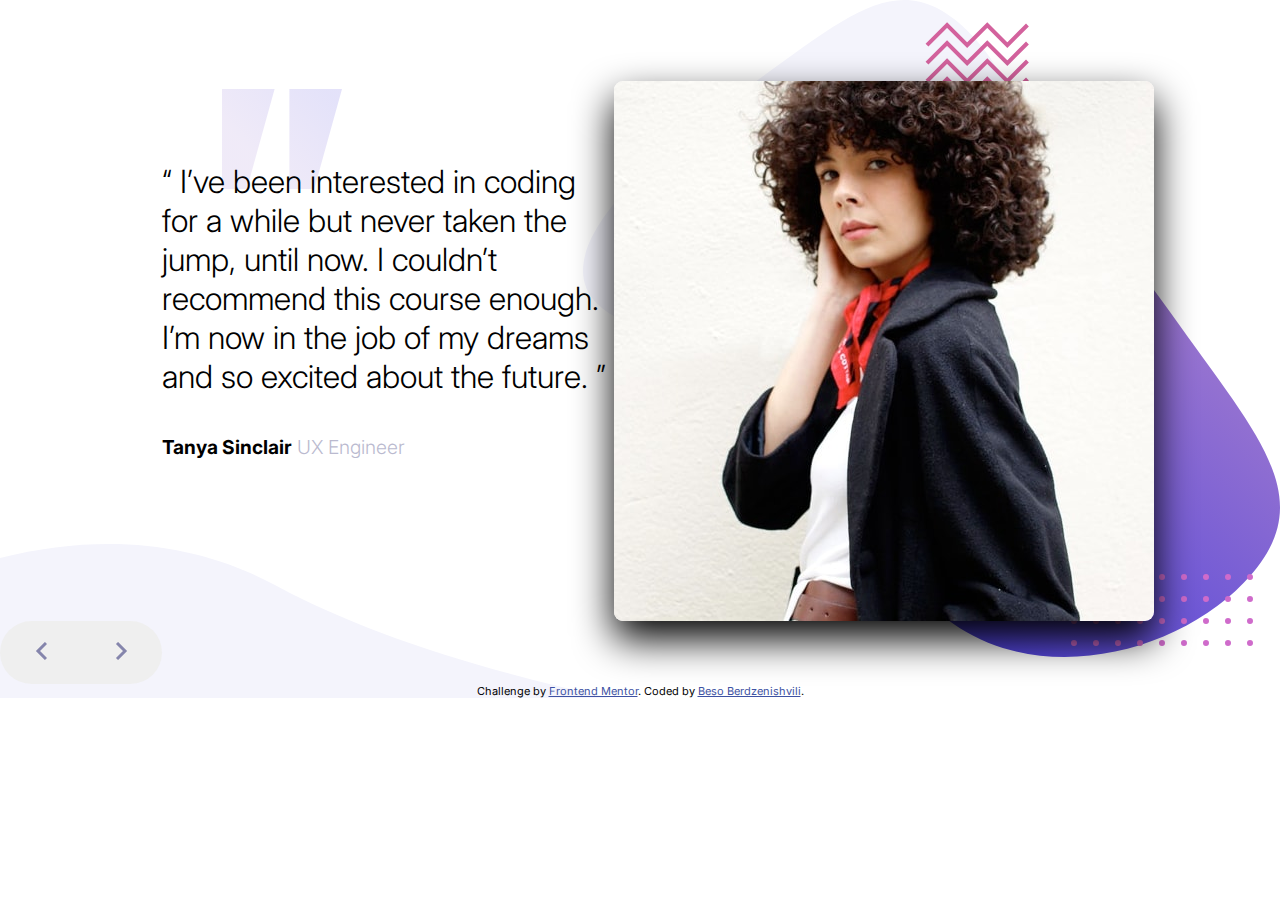
<file: index.html>
<!DOCTYPE html>
<html lang="en">
<head>
  <meta charset="UTF-8">
  <meta name="viewport" content="width=device-width, initial-scale=1.0"> <!-- displays site properly based on user's device -->

  <link rel="icon" type="image/png" sizes="32x32" href="./images/favicon-32x32.png">
  <link rel="stylesheet" href="./style/style.css">
  <title>Frontend Mentor | Coding Bootcamp Testimonials Slider</title>

  <!-- Feel free to remove these styles or customise in your own stylesheet 👍 -->
  <style>
    .attribution { font-size: 11px; text-align: center; }
    .attribution a { color: hsl(228, 45%, 44%); }
  </style>
</head>
<body>

  <main>
    <div id="texts">
      <div id="tanya">
        <p class="comment">“ I’ve been interested in coding for a while but never taken the jump, until now. 
          I couldn’t recommend this course enough. I’m now in the job of my dreams and so 
          excited about the future. ”</p>
        <br>
        <p><span>Tanya Sinclair</span> UX Engineer</p>
      </div>
      <div id="john">
        <p class="comment">“ If you want to lay the best foundation possible I’d recommend taking this course. 
          The depth the instructors go into is incredible. I now feel so confident about 
          starting up as a professional developer. ”</p>
          <br>
          <p><span>John Tarkpor</span> Junior Front-end Developer</p>
      </div>
    </div>
      <!-- <div id="photos">
      </div> -->
    <img src="images/image-tanya.jpg" alt="Tanya Sinclair" id="engineer">
    <img src="images/image-john.jpg" alt="John Tarkpor" id="developer"> 
  </main>
  <div id="buttons">
    <button id="left"><img src="/images/icon-prev.svg" alt=""></button>
    <button id="right"><img src="/images/icon-next.svg" alt=""></button>
  </div>

  

  
  
  <div class="attribution">
    Challenge by <a href="https://www.frontendmentor.io?ref=challenge" target="_blank">Frontend Mentor</a>. 
    Coded by <a href="#">Beso Berdzenishvili</a>.
  </div>
  <script src="index.js"></script>
</body>
</html>
</file>
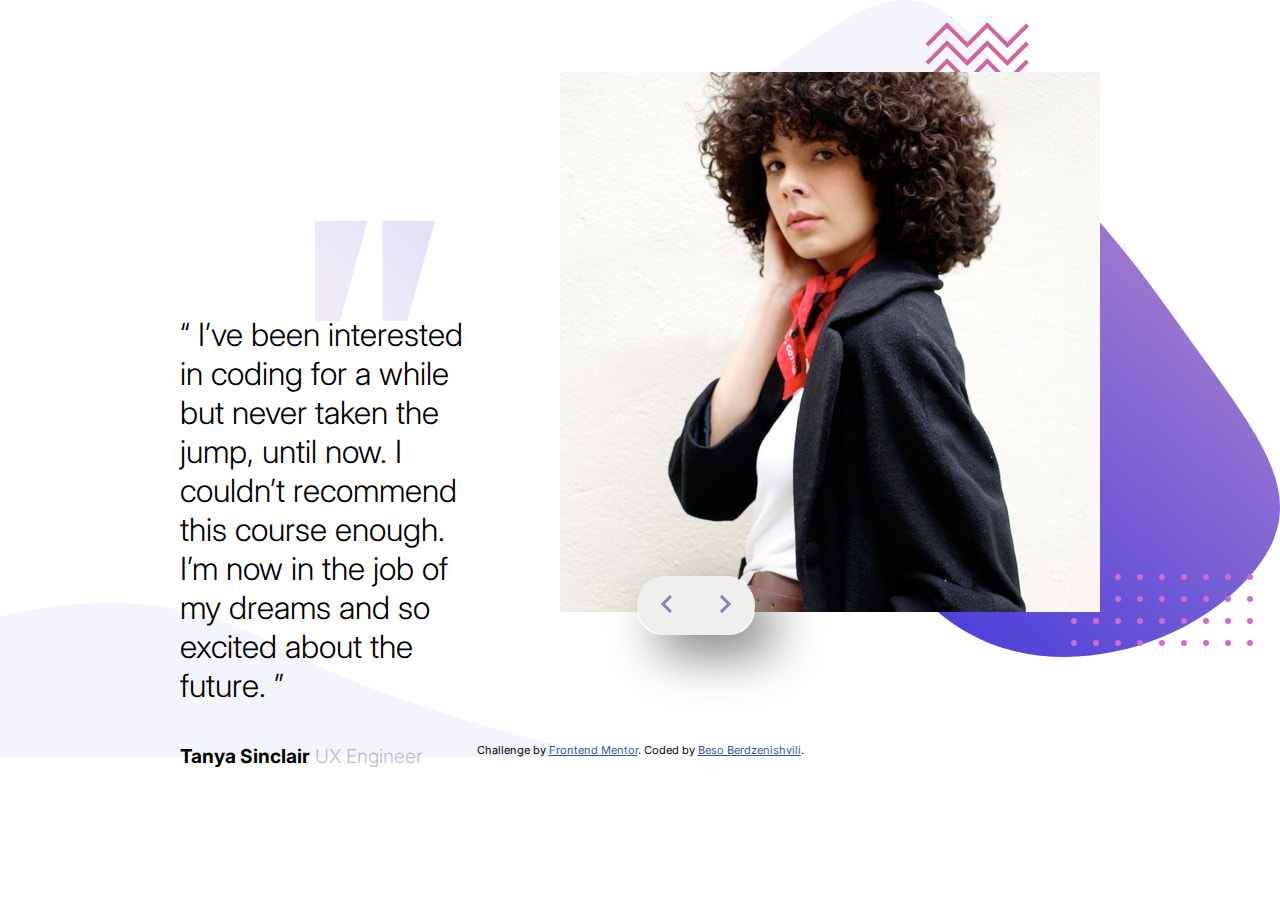
<file: coding-bootcamp-testimonials-slider-master/index.html>
<!DOCTYPE html>
<html lang="en">
<head>
  <meta charset="UTF-8">
  <meta name="viewport" content="width=device-width, initial-scale=1.0"> <!-- displays site properly based on user's device -->

  <link rel="icon" type="image/png" sizes="32x32" href="./images/favicon-32x32.png">
  <link rel="stylesheet" href="style/style.css">
  <title>Frontend Mentor | Coding Bootcamp Testimonials Slider</title>

  <!-- Feel free to remove these styles or customise in your own stylesheet 👍 -->
  <style>
    .attribution { font-size: 11px; text-align: center; }
    .attribution a { color: hsl(228, 45%, 44%); }
  </style>
</head>
<body>

  <main>
    <div id="texts">
      <div id="tanya">
        <p class="comment">“ I’ve been interested in coding for a while but never taken the jump, until now. 
          I couldn’t recommend this course enough. I’m now in the job of my dreams and so 
          excited about the future. ”</p>
        <br>
        <p><span>Tanya Sinclair</span> UX Engineer</p>
      </div>
      <div id="john">
        <p class="comment">“ If you want to lay the best foundation possible I’d recommend taking this course. 
          The depth the instructors go into is incredible. I now feel so confident about 
          starting up as a professional developer. ”</p>
          <br>
          <p><span>John Tarkpor</span> Junior Front-end Developer</p>
      </div>
    </div>
        
    <div id="photos">
      <img src="images/image-tanya.jpg" alt="Tanya Sinclair" id="engineer">
      <img src="images/image-john.jpg" alt="John Tarkpor" id="developer">
      <div id="buttons">
        <button id="left"><img src="/images/icon-prev.svg" alt=""></button>
        <button id="right"><img src="/images/icon-next.svg" alt=""></button>
      </div>
    </div>
  </main>
  
  <div class="attribution">
    Challenge by <a href="https://www.frontendmentor.io?ref=challenge" target="_blank">Frontend Mentor</a>. 
    Coded by <a href="#">Beso Berdzenishvili</a>.
  </div>
  <script src="main.js"></script>
</body>
</html>
</file>
<file: style/style.css>
@import url("https://fonts.googleapis.com/css2?family=Inter:wght@300;500;700&display=swap");
* {
  -webkit-box-sizing: border-box;
          box-sizing: border-box;
  padding: 0;
  margin: 0;
}

body {
  font-family: 'Inter', sans-serif;
  font-size: 32px;
  background-image: url(/images/pattern-curve.svg), url(/images/pattern-bg.svg);
  background-repeat: no-repeat;
  background-position: bottom left, right top;
  background-size: initial, contain;
}

main {
  display: -webkit-box;
  display: -ms-flexbox;
  display: flex;
  /*grid-template-columns: auto;
    grid-template-rows: 1fr 1fr;
    grid-template-areas:
    "texts, photos" ;*/
}

main img {
  -webkit-box-shadow: 0vh 2vh 39px black;
          box-shadow: 0vh 2vh 39px black;
  width: auto;
  height: 90%;
  border-radius: 1vh;
  margin: 9vh 14vh 0 0;
}

main #developer {
  display: none;
}

#texts {
  display: -webkit-box;
  display: -ms-flexbox;
  display: flex;
  background-image: url(/images/pattern-quotes.svg);
  background-repeat: no-repeat;
  background-position: 18% 17%;
  -webkit-box-align: center;
      -ms-flex-align: center;
          align-items: center;
  margin-left: 18vh;
  grid-area: texts;
}

#texts #john {
  display: none;
}

#texts .comment {
  font-weight: 300;
  font-size: 100%;
  color: black;
}

#texts span {
  font-weight: 700;
  color: black;
}

#texts p {
  font-weight: 300;
  color: #babacf;
  font-size: 60%;
}

/*#photos{
    border:2px solid red;
    display: flex;
    height:100%;
    width:100%;
    margin:1% 7% 0 0;
    grid-area:photos;
}*/
#buttons {
  display: -webkit-box;
  display: -ms-flexbox;
  display: flex;
}

#buttons #left {
  height: 7vh;
  width: 9vh;
  border-radius: 4vh 0 0 4vh;
  border: none;
}

#buttons #right {
  height: 7vh;
  width: 9vh;
  border-radius: 0 4vh 4vh 0;
  border: none;
}

#left:active {
  -webkit-transform: translateX(-1vh);
          transform: translateX(-1vh);
}

#right:active {
  -webkit-transform: translateX(1vh);
          transform: translateX(1vh);
}
/*# sourceMappingURL=style.css.map */
</file>
<file: coding-bootcamp-testimonials-slider-master/style/style.css>
@import url("https://fonts.googleapis.com/css2?family=Inter:wght@300;500;700&display=swap");
* {
  -webkit-box-sizing: border-box;
          box-sizing: border-box;
  padding: 0;
  margin: 0;
}

body {
  font-family: 'Inter', sans-serif;
  font-size: 32px;
  background-image: url(/images/pattern-curve.svg), url(/images/pattern-bg.svg);
  background-repeat: no-repeat;
  background-position: bottom left, right top;
  background-size: initial, contain;
}

main {
  display: -ms-grid;
  display: grid;
  -ms-grid-columns: 1fr 1fr;
      grid-template-columns: 1fr 1fr;
  -ms-grid-rows: 1fr;
      grid-template-rows: 1fr;
      grid-template-areas: "texts photos";
  margin: 8vh 20vh;
}

#texts {
  -ms-grid-row: 1;
  -ms-grid-column: 1;
  grid-area: texts;
  background-image: url(/images/pattern-quotes.svg);
  background-repeat: no-repeat;
  background-position: 15vh 16.5vh;
}

#texts #tanya {
  position: absolute;
  padding-right: 89vh;
  margin-top: 27vh;
}

#texts #john {
  position: absolute;
  padding-right: 80vh;
  margin-top: 27vh;
  display: none;
}

#texts .comment {
  font-weight: 300;
  font-size: 100%;
  color: black;
}

#texts span {
  font-weight: 700;
  color: black;
}

#texts p {
  font-weight: 300;
  color: #babacf;
  font-size: 60%;
}

#photos {
  -ms-grid-row: 1;
  -ms-grid-column: 2;
  grid-area: photos;
  display: -webkit-box;
  display: -ms-flexbox;
  display: flex;
  justify-self: flex-end;
  -webkit-box-orient: vertical;
  -webkit-box-direction: normal;
      -ms-flex-direction: column;
          flex-direction: column;
}

#photos #engineer {
  z-index: -1;
}

#photos #developer {
  display: none;
}

@media screen and (max-width: 375px) {
  main {
    -ms-grid-columns: 1fr;
        grid-template-columns: 1fr;
    -ms-grid-rows: 1fr 1fr;
        grid-template-rows: 1fr 1fr;
        grid-template-areas: "photos" "texts";
    margin: 0vh 0vh;
  }
  #texts {
    background-position: center 0vh;
    text-align: center;
  }
  #texts #tanya {
    position: initial;
    padding-right: 0vh;
    margin-top: 0vh;
  }
  #texts #john {
    position: initial;
    padding-right: 0vh;
    margin-top: 0vh;
  }
  #photos #engineer {
    width: 100%;
  }
  #photos #developer {
    width: 100%;
  }
  #buttons {
    margin: 0 0 0vh 15vh;
    position: initial;
    bottom: 0vh;
    left: 0vh;
  }
}

@media screen and (max-width: 768px) {
  main {
    margin: 2vh 2vh;
  }
  #tanya {
    padding-right: 75vh;
    margin-top: 5vh;
    text-align: center;
  }
}

@media screen and (min-width: 1440px) {
  #tanya {
    padding-right: 71vh;
    margin-top: 22vh;
  }
  #texts {
    background-position: 13vh 16.5vh;
  }
}

@media screen and (min-width: 2560px) {
  #tanya {
    padding-right: 45vh;
    margin-top: 14vh;
  }
  #texts {
    background-position: 07vh 22vh;
  }
}

#buttons {
  display: -webkit-box;
  display: -ms-flexbox;
  display: flex;
  margin: 0 0 0vh 0vh;
  position: relative;
  bottom: 4vh;
  left: 8.5vh;
  -webkit-box-shadow: 20px 20px 50px grey;
          box-shadow: 20px 20px 50px grey;
  height: 59px;
  width: 118px;
  border-radius: 26px 26px 26px 26px;
}

#buttons #left {
  height: 59px;
  width: 59px;
  border-radius: 80px 0 0 80px;
  border: none;
}

#buttons #right {
  height: 59px;
  width: 59px;
  border-radius: 0 80px 80px 0;
  border: none;
}

#buttons #left:active {
  -webkit-transform: translateX(-1vh);
          transform: translateX(-1vh);
}

#buttons #right:active {
  -webkit-transform: translateX(1vh);
          transform: translateX(1vh);
}
/*# sourceMappingURL=style.css.map */
</file>
